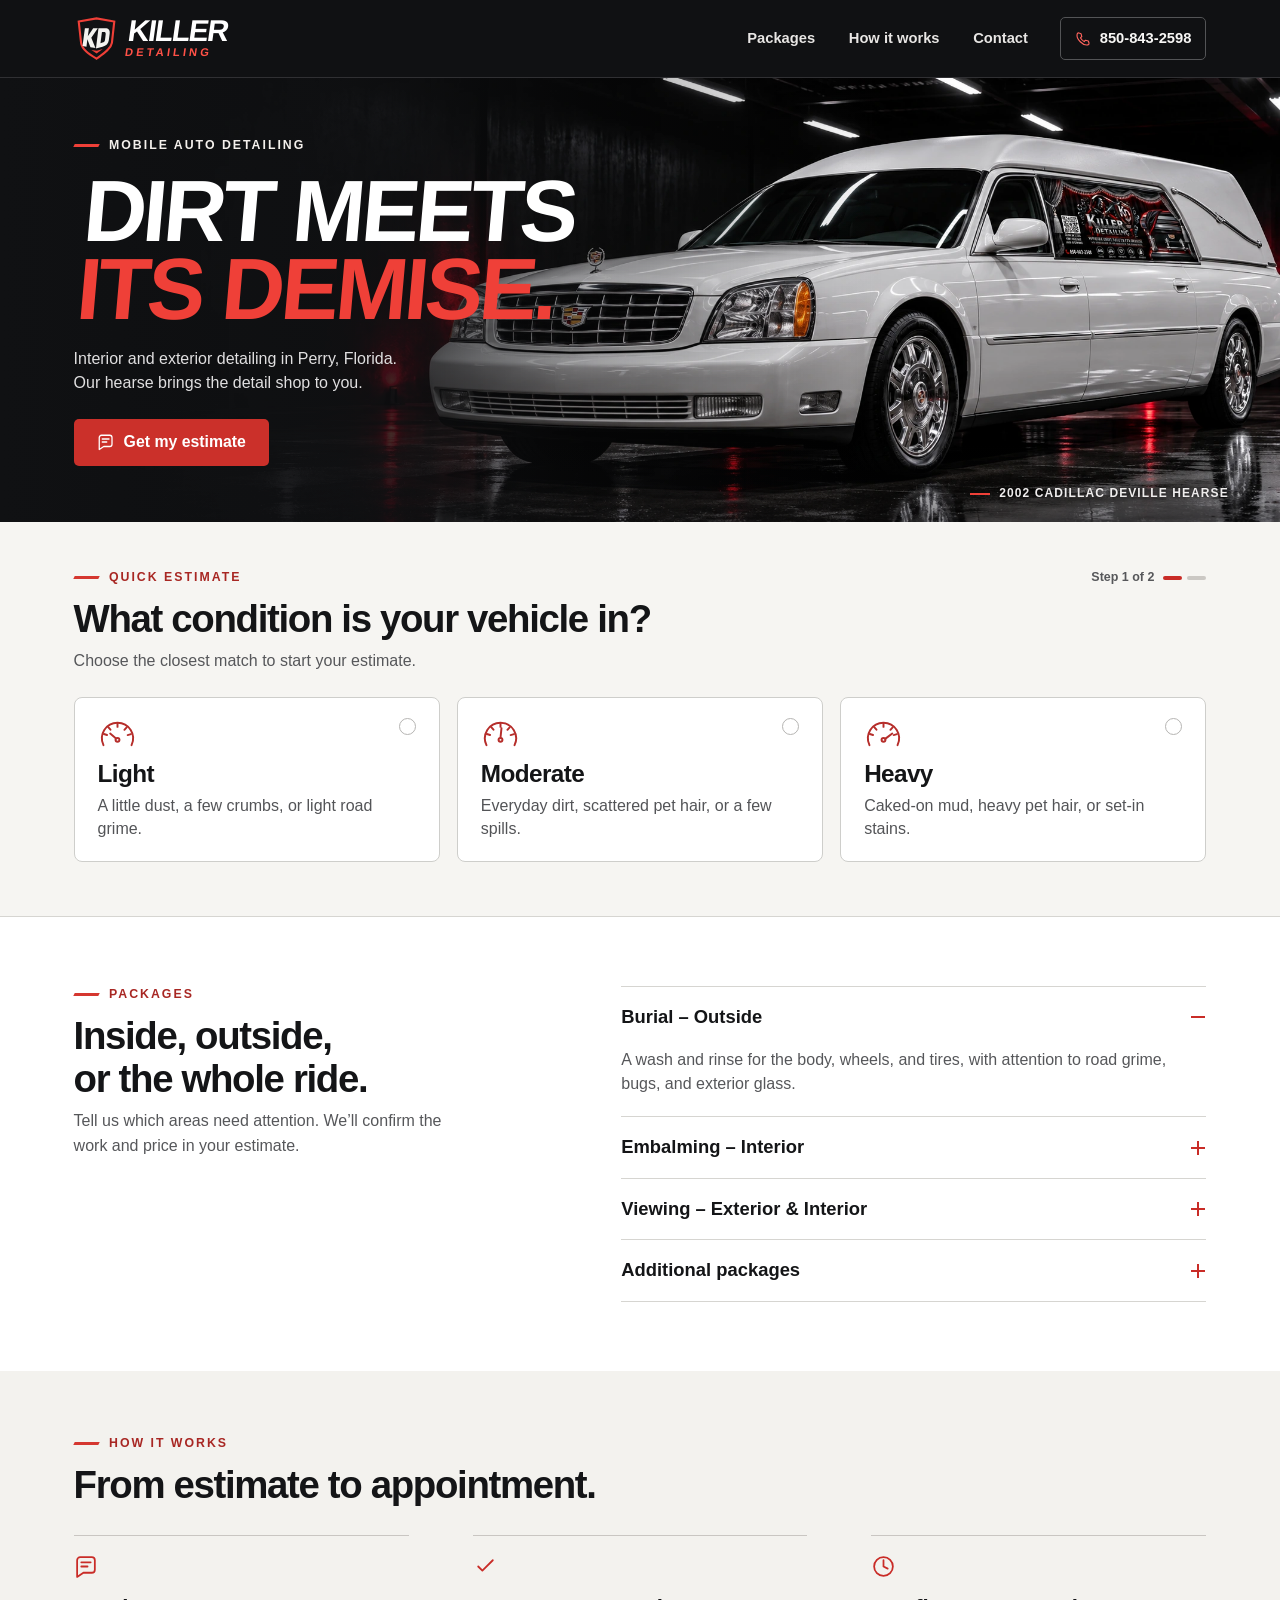
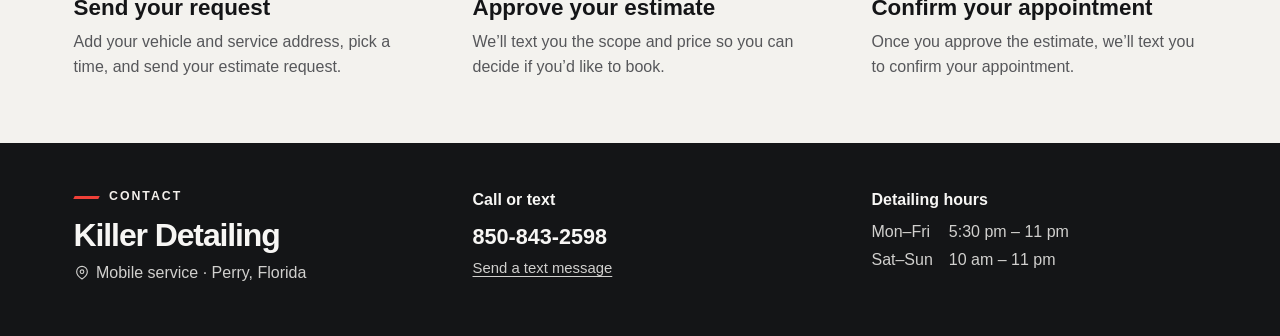
<file: index.html>
<!doctype html>
<html lang="en">
<head>
  <meta charset="utf-8">
  <meta name="viewport" content="width=device-width, initial-scale=1">
  <meta name="theme-color" content="#0d0e0f">
  <meta name="description" content="Mobile auto detailing in Perry, Florida. Choose your vehicle’s condition and text Killer Detailing for a personal estimate.">
  <title>Killer Detailing | Mobile Auto Detailing in Perry, FL</title>
  <link rel="icon" href="[data-uri]" type="image/svg+xml">

  <style>*{box-sizing:border-box}
:root{--ink:#141517;--paper:#f6f5f2;--red:#c92c27;--bright:#ef4038;--gray:#56575a;--line:#d6d5d1;--display:"Barlow Condensed","Arial Narrow",Impact,Haettenschweiler,"Arial Black",sans-serif;--body:"DM Sans",Arial,Helvetica,sans-serif}
html{scroll-behavior:smooth;scroll-padding-top:1rem}
body{margin:0;font:1rem/1.55 var(--body);color:var(--ink);background:white}
[hidden]{display:none!important}a{color:inherit}button,input,select,textarea{font:inherit}a,button{-webkit-tap-highlight-color:transparent}button{cursor:pointer}button:disabled{cursor:default}button:focus-visible,a:focus-visible,input:focus-visible,select:focus-visible,summary:focus-visible,textarea:focus-visible{outline:3px solid #1774b0;outline-offset:4px}h1,h2,h3,p{margin:0}h1,h2,h3{text-wrap:balance}h2:focus{outline:none}.wrap{width:min(1200px,calc(100% - clamp(38px,11.5vw,176px)));margin-inline:auto}.symbols{position:absolute;width:0;height:0;overflow:hidden}.icon,.gauge{fill:none;stroke:currentColor;stroke-width:1.7;stroke-linecap:round;stroke-linejoin:round;flex:none}.icon{width:21px;height:21px}.skip{position:fixed;top:-90px;left:1rem;padding:10px 15px;z-index:5;background:#fff}.skip:focus{top:10px}
.site-header{background:#101113;color:#f8f7f5;border-bottom:1px solid #303033}.header-inner{min-height:77px;display:flex;align-items:center;justify-content:space-between;gap:2rem}.brand{display:inline-flex;align-items:center;gap:8px;color:white;text-decoration:none}.brand img{width:45px;height:auto}.brand-words{display:flex;flex-direction:column;transform:skewX(-8deg)}.brand-words strong{font:900 1.88rem/.93 var(--display);letter-spacing:-1.5px}.brand-words>span{font:bold .70rem/1.4 var(--body);letter-spacing:3.05px;color:#ff5147}.main-nav{display:flex;gap:2.1rem;margin-left:auto}.main-nav a,.phone-link{font-size:.92rem;font-weight:650;text-decoration:none}.main-nav a{color:#e8e6e4}.main-nav a:hover,.footer-text:hover{color:#ff665c}.phone-link{display:flex;align-items:center;gap:.55rem;border:1px solid #535456;border-radius:5px;padding:9px 14px}.phone-link .icon{width:16px;height:16px;color:#ff655e}.phone-link:hover{background:#28282b}
.hero{position:relative;isolation:isolate;overflow:hidden;background:#111214;color:#fff}.hero-photo,.hero-shade{position:absolute;z-index:-1;inset:0}.hero-photo{left:7%;background:url('[data-uri]') center 57%/cover no-repeat}.hero-shade{background:linear-gradient(90deg,#101113 0%,rgba(15,16,18,.99) 11%,rgba(15,16,18,.90) 27%,rgba(15,16,18,.33) 46%,transparent 69%),linear-gradient(0deg,rgba(5,5,7,.5),transparent 18%)}.hero-content{padding-block:clamp(46px,4.6vw,76px) clamp(45px,4.4vw,72px)}.eyebrow{display:flex;align-items:center;gap:.65rem;color:#a82723;font-size:.77rem;font-weight:800;line-height:1.4;letter-spacing:2px;text-transform:uppercase}.eyebrow i{display:inline-block;width:25px;height:3px;background:#d53730;transform:skewX(-26deg)}.on-dark{color:#f4f0ec}.on-dark i{background:var(--bright)}.hero h1{font:900 clamp(4.2rem,6.8vw,6.7rem)/.9 var(--display);letter-spacing:-.042em;text-transform:uppercase;margin:1.14rem 0 1.1rem;transform:skew(-5deg);transform-origin:left bottom}.hero h1 em{color:var(--bright);font-style:normal}.hero-content p{color:#e0dfe0;font-size:clamp(1rem,1.15vw,1.14rem);line-height:1.53}.button{min-height:47px;display:inline-flex;align-items:center;justify-content:center;gap:9px;padding:12px 22px;border:1px solid transparent;border-radius:5px;font:700 .99rem/1.3 var(--body);text-decoration:none}.primary{background:var(--red);color:#fff}.primary:hover{background:#a72220}.hero .primary{margin-top:1.45rem;background:#cb302a}.hero .primary:hover{background:#ac201c}.button .icon{width:18px;height:18px}.photo-caption{position:absolute;right:4%;bottom:19px;display:flex;align-items:center;gap:9px;font-size:.75rem;font-weight:650;letter-spacing:1.1px;text-transform:uppercase;text-shadow:0 1px 5px #000;color:#efeded}.photo-caption i{width:20px;height:2px;background:var(--bright)}
h2{font:800 clamp(2rem,3vw,3.1rem)/1.1 var(--display);letter-spacing:-.035em}.estimate{background:var(--paper);padding:clamp(35px,3.6vw,56px) 0 clamp(40px,4.2vw,67px);border-bottom:1px solid var(--line)}.section-meta{display:flex;align-items:center;justify-content:space-between;gap:1rem;margin-bottom:.63rem}.step-indicator{display:flex;align-items:center;gap:5px;font-size:.78rem;color:var(--gray);font-weight:600}.step-indicator>span:first-child{margin-right:4px}.step-bar{height:4px;width:19px;border-radius:2px;background:#cbc8c4}.step-bar.active{background:var(--red)}.intro,.section-copy{color:var(--gray);margin:.6rem 0 0}.conditions{display:grid;grid-template-columns:repeat(3,minmax(0,1fr));gap:17px;margin-top:1.4rem}.condition{min-width:0;display:flex;flex-direction:column;align-items:stretch;text-align:left;color:var(--ink);padding:20px 23px 21px;background:#fff;border:1px solid #cececb;border-radius:8px;transition:background .18s,border-color .18s,transform .18s}.condition:hover,.condition.chosen{background:#fffaf8;border-color:var(--red)}.condition:hover{transform:translateY(-2px)}.card-top{display:flex;align-items:flex-start;justify-content:space-between;margin-bottom:8px}.gauge{width:39px;height:33px;color:#b62e2b;stroke-width:2}.radio-dot{width:17px;height:17px;border:1.5px solid #b6b5b3;border-radius:50%}.condition:hover .radio-dot,.chosen .radio-dot{border:5px solid var(--red)}.condition strong{font:800 clamp(1.4rem,1.9vw,1.85rem)/1.25 var(--display);letter-spacing:-.025em}.explain{margin-top:5px;color:#535457;font-size:1rem;line-height:1.45}
.selection-line,.submit-row{display:flex;align-items:center;gap:1rem}.selection-line{margin:.8rem 0 1.2rem;color:var(--gray)}.selection-line strong{color:var(--ink);margin-left:6px}.text-action{background:none;border:0;padding:5px 0;color:var(--red);font-weight:700;text-decoration:underline;text-underline-offset:3px}.form-grid{display:grid;grid-template-columns:repeat(2,minmax(0,1fr));gap:16px 24px;max-width:900px}.form-grid label{display:block;font-size:.94rem;font-weight:650}.form-grid input,.form-grid select,textarea{width:100%;padding:12px 14px;min-height:47px;border:1px solid #aaa9a7;border-radius:5px;background-color:white;color:var(--ink);font-size:1rem}.form-grid input,.form-grid select{display:block;margin-top:.3rem}.form-grid select{appearance:none;padding-right:42px;background-image:url("data:image/svg+xml,%3Csvg xmlns='http://www.w3.org/2000/svg' width='16' height='12'%3E%3Cpath d='m2 3 6 6 6-6' fill='none' stroke='%23555' stroke-width='2'/%3E%3C/svg%3E");background-position:right 14px center;background-repeat:no-repeat}.optional{color:var(--gray);font-weight:400}.submit-row{margin-top:1.5rem}.submit-row p,.copy-panel{font-size:.91rem;color:var(--gray)}.copy-panel{margin-top:1.2rem}.copy-panel summary{width:fit-content;cursor:pointer}.copy-panel p{margin-block:8px}.outline{border-color:#aaa;background:white;color:var(--ink)}textarea{display:block;max-width:650px;margin-top:1rem}.outline:hover{border-color:var(--ink)}#form-status:not(:empty){margin-top:1rem;font-weight:600}
.split{display:grid;grid-template-columns:minmax(0,.85fr) minmax(0,1.15fr);gap:clamp(45px,9vw,125px);padding-block:clamp(43px,5.4vw,86px)}.split h2,.process h2,footer h2{margin-top:.75rem}.section-copy{max-width:395px}.service-list details{border-bottom:1px solid var(--line)}.service-list details:first-child{border-top:1px solid var(--line)}.service-list summary{display:flex;justify-content:space-between;align-items:center;gap:18px;cursor:pointer;padding:16px 0;font-size:1.15rem;font-weight:700;list-style:none}.service-list summary::-webkit-details-marker{display:none}.plus{width:16px;height:16px;position:relative;flex-shrink:0}.plus:before,.plus:after{content:"";position:absolute;top:7px;left:1px;width:14px;height:2px;background:var(--red)}.plus:after{transform:rotate(90deg)}details[open] .plus:after{display:none}.service-list p{padding:0 20px 19px 0;color:var(--gray)}.process{background:#f3f2ee;padding-block:clamp(41px,5vw,72px)}.process-grid,.footer-grid{display:grid;grid-template-columns:repeat(3,minmax(0,1fr));gap:clamp(22px,5vw,75px)}.process-grid{margin-top:1.8rem}.process-grid article{border-top:1px solid #c9c6c2;padding-top:18px}.process-grid .icon{color:var(--red);width:25px;height:25px}.process-grid h3{font:800 1.4rem/1.2 var(--display);margin:.5rem 0}.process-grid p{color:var(--gray)}footer{background:#141517;color:#f7f6f4;padding:45px 0 50px}footer h2{font-size:2rem}footer p{display:flex;align-items:center;gap:.4rem;margin-top:.5rem;color:#d1d0ce}footer .icon{width:16px;height:16px}footer h3{font-size:1rem;margin-bottom:.4rem}.footer-phone{font-weight:750;font-size:1.35rem;text-decoration:none}.footer-text{color:#d1d0ce;display:block;width:fit-content;font-size:.93rem;margin-top:4px;text-underline-offset:3px}.hours{margin:0;display:grid;grid-template-columns:auto 1fr;gap:.25rem 1rem;color:#d1d0ce}.hours dd{margin:0}
@media(min-width:1600px){.hero{max-height:600px}.hero-photo{left:13%}}
@media(max-width:860px){.wrap{width:calc(100% - 54px)}.main-nav{gap:1.1rem}.hero-photo{left:0;background-position:55% center}.hero-shade{background:linear-gradient(90deg,#101113 0%,rgba(15,16,18,.94) 21%,rgba(15,16,18,.55) 46%,transparent 85%)}.photo-caption{display:none}.condition{padding:17px}.conditions{gap:12px}.split{gap:35px}.footer-grid{gap:25px}.footer-phone{font-size:1.15rem}}
@media(max-width:650px){.wrap{width:calc(100% - 36px)}.header-inner{min-height:65px;gap:.7rem}.brand img{width:38px}.brand-words strong{font-size:1.57rem}.brand-words>span{font-size:.61rem;letter-spacing:2.4px}.main-nav{display:none}.phone-link{font-size:.83rem;padding:8px 10px}.hero-content{padding-top:33px;padding-bottom:clamp(164px,37vw,235px)}.hero h1{font-size:clamp(3.55rem,12.6vw,5.55rem);margin:14px 0 12px}.hero-content p{max-width:370px;font-size:1rem;line-height:1.45}.hero .primary{margin-top:16px}.hero-photo{top:auto;left:0;height:48%;background-size:cover;background-position:70% 56%}.hero-shade{background:linear-gradient(180deg,#101113 0%,#101113 51%,rgba(16,17,19,.8) 58%,transparent 77%)}.eyebrow{font-size:.75rem;letter-spacing:1.6px}.estimate{padding-block:29px 35px}.section-meta{margin-bottom:10px}h2{font-size:2.05rem}.conditions{grid-template-columns:1fr;gap:9px;margin-top:16px}.condition{position:relative;display:grid;grid-template-columns:45px 1fr;column-gap:12px;padding:14px 39px 14px 15px}.card-top{grid-column:1;grid-row:1/3;align-items:center;margin:0}.radio-dot{position:absolute;right:14px;top:calc(50% - 8px)}.condition strong,.explain{grid-column:2}.condition strong{font-size:1.35rem}.explain{margin-top:2px}.gauge{width:35px}.split,.process-grid,.footer-grid,.form-grid{grid-template-columns:1fr}.split{gap:24px}.submit-row{align-items:flex-start;flex-direction:column;gap:9px}.process-grid{gap:20px}.footer-grid{gap:26px}.hours{grid-template-columns:70px 1fr}.section-copy{max-width:none}}
@media(prefers-reduced-motion:reduce){html{scroll-behavior:auto}*,*:before,*:after{transition:none!important}}

.request-section{border:0;padding:0;margin:1.6rem 0 0;min-width:0;max-width:900px}
.request-section legend{padding:0;margin:0 0 .7rem;font-size:1.22rem;font-weight:700}
.schedule-help,.schedule-status{color:var(--gray);line-height:1.5;font-size:.96rem}
.schedule-help{margin:0 0 .9rem}
.schedule-status:not(:empty){margin:.5rem 0}
.wide-field{grid-column:1/-1}
.state-zip{display:grid;grid-template-columns:minmax(70px,1fr) 2fr;gap:16px}
.flexible-time{display:flex;align-items:center;gap:.55rem;min-height:44px;width:fit-content;font-size:1rem;cursor:pointer}
.flexible-time input{width:18px;height:18px;accent-color:#a52424}
.form-grid input,.form-grid select{min-width:0}
.form-grid :disabled{background-color:#efefef;color:#595959}

</style>
  
</head>
<body>
  <a class="skip" href="#main">Skip to content</a>
  <svg class="symbols" aria-hidden="true" xmlns="http://www.w3.org/2000/svg">
    <symbol id="pin" viewBox="0 0 24 24"><path d="M20 10c0 5.5-8 11-8 11S4 15.5 4 10a8 8 0 1 1 16 0Z"/><circle cx="12" cy="10" r="2.7"/></symbol>
    <symbol id="phone" viewBox="0 0 24 24"><path d="m6 3 3 1 1.2 4.3-2.1 1.9a14 14 0 0 0 5.7 5.7l1.9-2.1L20 15l1 3c.3 1.2-.4 2.5-1.6 2.8C12 22.5 1.5 12 3.2 4.6 3.5 3.4 4.8 2.7 6 3Z"/></symbol>
    <symbol id="message" viewBox="0 0 24 24"><path d="M20 15a3 3 0 0 1-3 3H9l-6 4V6a3 3 0 0 1 3-3h11a3 3 0 0 1 3 3Z"/><path d="M7 8h9M7 12h6"/></symbol>
    <symbol id="dial" viewBox="0 0 40 33"><path d="M5.6 27.4a16 16 0 1 1 28.8 0"/><path d="m6 16 3.3 1m1.2-8 2.3 2.6M20 5v3.7m9.4.4-2.3 2.6m6.7 4.4-3.4 1"/><circle cx="20" cy="22" r="2"/></symbol>
    <symbol id="check" viewBox="0 0 24 24"><path d="m5 12 4 4L19 6"/></symbol>
    <symbol id="clock" viewBox="0 0 24 24"><circle cx="12" cy="12" r="9"/><path d="M12 6v6l4 2"/></symbol>
  </svg>
  <header class="site-header">
    <div class="wrap header-inner">
      <a class="brand" href="#top" aria-label="Killer Detailing home"><img src="[data-uri]" alt="" width="45" height="47"><span class="brand-words"><strong>KILLER</strong><span>DETAILING</span></span></a>
      <nav class="main-nav" aria-label="Main"><a href="#services">Packages</a><a href="#process">How it works</a><a href="#contact">Contact</a></nav>
      <a class="phone-link" href="tel:+18508432598"><svg class="icon"><use href="#phone"/></svg><span>850-843-2598</span></a>
    </div>
  </header>
  <main id="main">
    <section class="hero" id="top" aria-labelledby="hero-title">
      <div class="hero-photo" role="img" aria-label="White Cadillac DeVille hearse with the Killer Detailing driver-side window graphic in a detailing bay"></div>
      <div class="hero-shade"></div>
      <div class="wrap hero-content">
        <div class="eyebrow on-dark"><i></i>Mobile auto detailing</div>
        <h1 id="hero-title">Dirt meets<br><em>its demise.</em></h1>
        <p>Interior and exterior detailing in Perry, Florida.<br class="desktop-break"> Our hearse brings the detail shop to you.</p>
        <a class="button primary" href="#estimate"><svg class="icon"><use href="#message"/></svg>Get my estimate</a>
      </div>
      <div class="photo-caption"><i></i> 2002 Cadillac DeVille hearse</div>
    </section>
    <section class="estimate" id="estimate" aria-labelledby="estimate-title">
      <div class="wrap">
        <div class="section-meta"><div class="eyebrow"><i></i>Quick estimate</div><div class="step-indicator"><span id="step-label">Step 1 of 2</span><span class="step-bar active"></span><span id="second-bar" class="step-bar"></span></div></div>
        <div id="condition-step">
          <h2 id="estimate-title" tabindex="-1">What condition is your vehicle in?</h2>
          <p class="intro">Choose the closest match to start your estimate.</p>
          <div class="conditions" aria-label="Choose a vehicle condition">
            <button type="button" class="condition" data-level="Light"><span class="card-top"><svg class="gauge" viewBox="0 0 40 33"><use href="#dial"/><path d="m18.5 20.5-6-5"/></svg><span class="radio-dot"></span></span><strong>Light</strong><span class="explain">A little dust, a few crumbs, or light road grime.</span></button>
            <button type="button" class="condition" data-level="Moderate"><span class="card-top"><svg class="gauge" viewBox="0 0 40 33"><use href="#dial"/><path d="m20 20 1-10"/></svg><span class="radio-dot"></span></span><strong>Moderate</strong><span class="explain">Everyday dirt, scattered pet hair, or a few spills.</span></button>
            <button type="button" class="condition" data-level="Heavy"><span class="card-top"><svg class="gauge" viewBox="0 0 40 33"><use href="#dial"/><path d="m21.7 21 7.3-5.5"/></svg><span class="radio-dot"></span></span><strong>Heavy</strong><span class="explain">Caked-on mud, heavy pet hair, or set-in stains.</span></button>
          </div>
        </div>
        <div id="details-step" hidden>
          <h2 id="vehicle-title" tabindex="-1">Tell us about your vehicle.</h2>
          <div class="selection-line"><span>Vehicle condition <strong id="chosen-condition"></strong></span><button id="change-condition" type="button" class="text-action">Change</button></div>
          <form id="estimate-form"><label hidden>Website<input id="website" tabindex="-1" autocomplete="off"></label>
            <div class="form-grid">
              <label>Customer name<input id="customer-name" autocomplete="name" required maxlength="140"></label>
              <label>Email<input id="email" type="email" required maxlength="254" autocomplete="email"></label>
              <label>Phone<input id="customer-phone" type="tel" required maxlength="40" autocomplete="tel"></label>
              <label>Vehicle year<input id="year" required pattern="[0-9]{4}" maxlength="4" inputmode="numeric"></label>
              <label>Make<input id="make" required maxlength="80"></label>
              <label>Model<input id="model" required maxlength="80"></label>
              <label>Vehicle type<select id="vehicle-type" required><option value="">Choose a type</option><option>Car</option><option>SUV</option><option>Truck</option><option>Van</option><option>Other</option></select></label>
              <label>Package<select id="service">
                  <option>Help me choose</option>
                    <option>Burial – Outside</option>
                    <option>Embalming – Interior</option>
                    <option>Viewing – Exterior &amp; Interior</option>
                  <optgroup label="Additional packages">
                    <option>Resurrection</option>
                    <option>Exhumation</option>
                  </optgroup>
                </select></label>
              <label class="wide-field">Anything to focus on? <span class="optional">(optional)</span><input id="notes" maxlength="300" placeholder="e.g. Pet hair on the back seat"></label>
            </div>
            <fieldset class="request-section">
              <legend>Where will the vehicle be?</legend>
              <div class="form-grid">
                <label>Street address<input id="street" required maxlength="150" autocomplete="address-line1" placeholder="House number and street"></label>
                <label>Apartment, suite, or unit <span class="optional">(optional)</span><input id="unit" maxlength="40" autocomplete="address-line2"></label>
                <label>City<input id="city" required maxlength="80" autocomplete="address-level2"></label>
                <div class="state-zip">
                  <label>State<input id="state" required maxlength="2" minlength="2" pattern="[A-Za-z]{2}" title="Enter the two-letter state abbreviation" value="FL" autocomplete="address-level1"></label>
                  <label>ZIP code<input id="zip" required maxlength="10" pattern="[0-9]{5}(-[0-9]{4})?" title="Enter a five-digit ZIP code or ZIP+4" autocomplete="postal-code" inputmode="numeric"></label>
                </div>
              </div>
            </fieldset>
            <fieldset class="request-section">
              <legend>When would you like us to come?</legend>
              <p class="schedule-help">Choose a start time in Eastern time. We’ll confirm the time and length of the visit when you approve the estimate.</p>
              <div class="form-grid">
                <label>Preferred day<input id="visit-day" type="date" required></label>
                <label>Available start time<select id="visit-time" required disabled><option value="">Choose a day first</option></select></label>
              </div>
              <p id="schedule-status" class="schedule-status" role="status"></p>
              <button id="retry-times" type="button" class="text-action" hidden>Check times again</button>
              <label class="flexible-time"><input id="flexible-time" type="checkbox"> Arrange a time with me by text</label>
            </fieldset>
            <div class="submit-row"><button type="submit" class="button primary"><svg class="icon"><use href="#message"/></svg>Send estimate request</button><p>We’ll review your request and contact you with an estimate.</p></div>
            <details class="copy-panel"><summary>Sending from a computer?</summary><p>Copy your request and text it to <a href="tel:+18508432598">850-843-2598</a>.</p><button type="button" id="copy-request" class="button outline">Copy request</button><textarea id="message-preview" aria-label="Estimate request to copy" rows="5" readonly hidden></textarea></details>
            <p id="form-status" role="status" aria-live="polite"></p>
          </form>
        </div>
        <noscript><p>Text your vehicle, its condition, and the service you want to <a href="sms:+18508432598">850-843-2598</a> for an estimate.</p></noscript>
      </div>
    </section>
    <section class="wrap services split" id="services" aria-labelledby="services-title">
      <div><div class="eyebrow"><i></i>Packages</div><h2 id="services-title">Inside, outside,<br>or the whole ride.</h2><p class="section-copy">Tell us which areas need attention. We’ll confirm the work and price in your estimate.</p></div>
      <div class="service-list">
        <details open><summary>Burial – Outside<span class="plus" aria-hidden="true"></span></summary><p>A wash and rinse for the body, wheels, and tires, with attention to road grime, bugs, and exterior glass.</p></details>
        <details><summary>Embalming – Interior<span class="plus" aria-hidden="true"></span></summary><p>Vacuum seats, floors, and mats. Wipe down the dash, console, and door panels, and clean the inside glass. Flag pet hair or spills when you request your estimate.</p></details>
        <details><summary>Viewing – Exterior &amp; Interior<span class="plus" aria-hidden="true"></span></summary><p>Pair an exterior wash with an interior clean in the same visit. Mention the trunk, hatch, or truck bed if you want it included.</p></details>
        <details><summary>Additional packages<span class="plus" aria-hidden="true"></span></summary><p>Ask about Resurrection or Exhumation by name. Select your package in the estimate form and we’ll confirm the details with you.</p></details>
      </div>
    </section>
    <section class="process" id="process" aria-labelledby="process-title"><div class="wrap"><div class="eyebrow"><i></i>How it works</div><h2 id="process-title">From estimate to appointment.</h2><div class="process-grid">
      <article><svg class="icon"><use href="#message"/></svg><h3>Send your request</h3><p>Add your vehicle and service address, pick a time, and send your estimate request.</p></article>
      <article><svg class="icon"><use href="#check"/></svg><h3>Approve your estimate</h3><p>We’ll text you the scope and price so you can decide if you’d like to book.</p></article>
      <article><svg class="icon"><use href="#clock"/></svg><h3>Confirm your appointment</h3><p>Once you approve the estimate, we’ll text you to confirm your appointment.</p></article>
    </div></div></section>
  </main>
  <footer id="contact"><div class="wrap footer-grid"><div><div class="eyebrow on-dark"><i></i>Contact</div><h2>Killer Detailing</h2><p><svg class="icon"><use href="#pin"/></svg>Mobile service · Perry, Florida</p></div><div><h3>Call or text</h3><a class="footer-phone" href="tel:+18508432598">850-843-2598</a><a class="footer-text" href="sms:+18508432598">Send a text message</a></div><div><h3>Detailing hours</h3><dl class="hours"><dt>Mon–Fri</dt><dd>5:30 pm – 11 pm</dd><dt>Sat–Sun</dt><dd>10 am – 11 pm</dd></dl></div></div></footer>
<script>"use strict";

const firstStep = document.getElementById("condition-step");
const detailsStep = document.getElementById("details-step");
const form = document.getElementById("estimate-form");
const levelButtons = [...document.querySelectorAll("[data-level]")];
const statusMessage = document.getElementById("form-status");
const preview = document.getElementById("message-preview");
let condition = "";
const dayField = document.getElementById("visit-day");
const timeField = document.getElementById("visit-time");
const flexible = document.getElementById("flexible-time");
const scheduleStatus = document.getElementById("schedule-status");
const retryTimes = document.getElementById("retry-times");
const zone = "America/New_York";
const easternDate = new Intl.DateTimeFormat("en-CA", {timeZone:zone, year:"numeric", month:"2-digit", day:"2-digit"});
const easternTime = new Intl.DateTimeFormat("en-US", {timeZone:zone, hour:"numeric", minute:"2-digit"});
const appointmentLabel = new Intl.DateTimeFormat("en-US", {
  timeZone:zone, weekday:"short", month:"short", day:"numeric", year:"numeric", hour:"numeric", minute:"2-digit",
});
let calendarVersion = 0;
let checkedAt = 0;

function setDateRange() {
  const today = easternDate.format(new Date());
  const last = new Date(today + "T12:00:00Z");
  last.setUTCDate(last.getUTCDate() + 60);
  dayField.min = today;
  dayField.max = last.toISOString().slice(0,10);
}

async function loadTimes(previous = "") {
  const version = ++calendarVersion;
  const date = dayField.value;
  checkedAt = 0;
  retryTimes.hidden = true;
  scheduleStatus.textContent = "";
  timeField.disabled = true;
  timeField.replaceChildren(new Option("Choose a day first", ""));
  if (flexible.checked || !date || !dayField.validity.valid) return;
  timeField.replaceChildren(new Option("Checking times…", ""));
  scheduleStatus.textContent = "Checking the booking calendar…";
  try {
    const response = await fetch("/request-times?date=" + encodeURIComponent(date), {cache:"no-store"});
    if (!response.ok) throw new Error("Calendar unavailable");
    const data = await response.json();
    if (version !== calendarVersion) return;
    if (data.date !== date || !Array.isArray(data.times)) throw new Error("Invalid calendar response");
    const times = data.times.filter(start => Date.parse(start) > Date.now());
    checkedAt = Date.now();
    timeField.replaceChildren(new Option(times.length ? "Choose a start time" : "No openings", ""));
    for (const start of times) timeField.add(new Option(easternTime.format(new Date(start)), start));
    timeField.disabled = !times.length;
    if (previous && times.includes(previous)) timeField.value = previous;
    scheduleStatus.textContent = !times.length ? "No openings for this day. Try another day or arrange a time by text." :
      previous && !timeField.value ? "That time is no longer available. Choose another start time." :
      times.length + (times.length === 1 ? " start time available." : " start times available.");
  } catch {
    if (version !== calendarVersion) return;
    timeField.replaceChildren(new Option("Times unavailable", ""));
    scheduleStatus.textContent = "We couldn’t check the calendar. Try again or arrange a time by text.";
    retryTimes.hidden = false;
  }
}

setDateRange();
dayField.addEventListener("change", () => loadTimes());
retryTimes.addEventListener("click", () => loadTimes());
flexible.addEventListener("change", () => {
  dayField.disabled = flexible.checked;
  loadTimes();
});
document.addEventListener("visibilitychange", () => {
  if (document.hidden) return;
  setDateRange();
  if (!detailsStep.hidden && dayField.value && !flexible.checked) loadTimes(timeField.value);
});

function showStep(showDetails) {
  firstStep.hidden = showDetails;
  detailsStep.hidden = !showDetails;
  document.getElementById("step-label").textContent = showDetails ? "Step 2 of 2" : "Step 1 of 2";
  document.getElementById("second-bar").classList.toggle("active", showDetails);
  document.getElementById("estimate").setAttribute("aria-labelledby", showDetails ? "vehicle-title" : "estimate-title");
  const heading = document.getElementById(showDetails ? "vehicle-title" : "estimate-title");
  heading.focus({preventScroll:true});
  if (heading.getBoundingClientRect().top < 0 || heading.getBoundingClientRect().top > window.innerHeight / 2) {
    document.getElementById("estimate").scrollIntoView({block:"start"});
  }
}

levelButtons.forEach(button => {
  button.addEventListener("click", () => {
    condition = button.dataset.level;
    levelButtons.forEach(option => option.classList.toggle("chosen", option === button));
    document.getElementById("chosen-condition").textContent = condition;
    clearFeedback();
    showStep(true);
  });
});

document.getElementById("change-condition").addEventListener("click", () => {
  showStep(false);
  levelButtons.find(button => button.dataset.level === condition)?.focus({preventScroll:true});
});

function clearFeedback() {
  statusMessage.textContent = "";
  preview.hidden = true;
}

function fieldValue(id) {
  return document.getElementById(id).value.trim();
}

function serviceAddress() {
  return [fieldValue("street"), fieldValue("unit"), fieldValue("city"), fieldValue("state").toUpperCase() + " " + fieldValue("zip")].filter(Boolean).join(", ");
}

function requestText() {
  const value = fieldValue;
  const lines = [
    "Hi Killer Detailing! I’d like an estimate.",
    "Customer name: " + value("customer-name"),
    "Vehicle: " + [value("year"), value("make"), value("model"), value("vehicle-type")].join(" "),
    "Condition: " + condition,
    "Service address: " + serviceAddress(),
    "Requested appointment: " + (flexible.checked ? "Arrange by text" : appointmentLabel.format(new Date(timeField.value)) + " Eastern"),
    "Package: " + value("service")
  ];
  if (value("notes")) lines.push("Focus areas: " + value("notes"));
  return lines.join("\n");
}

function validateRequest() {
  for (const id of ["customer-name", "email", "customer-phone", "year", "make", "model", "vehicle-type", "street", "city", "state", "zip"]) {
    const input = document.getElementById(id);
    input.setCustomValidity(input.value.trim() ? "" : "Please fill in this field.");
  }
  setDateRange();
  if (!form.reportValidity()) return false;
  if (!flexible.checked && (!timeField.value || timeField.disabled)) {
    statusMessage.textContent = "Choose an available day and time or select “Arrange a time with me by text.”";
    dayField.focus();
    return false;
  }
  if (!flexible.checked && (Date.now() - checkedAt > 60000 || Date.parse(timeField.value) <= Date.now())) {
    loadTimes(timeField.value);
    statusMessage.textContent = "Refreshing your start time. Review it, then try again.";
    return false;
  }
  return true;
}

form.addEventListener("input", event => {
  event.target.setCustomValidity?.("");
  clearFeedback();
});

form.addEventListener("submit", async event => {
  event.preventDefault();
  const submitButton = form.querySelector('[type="submit"]');
  if (submitButton.disabled || !validateRequest()) return;
  const data = new FormData();
  const fields = { name: "customer-name", email: "email", phone: "customer-phone", year: "year", make: "make", model: "model", vehicleType: "vehicle-type", website: "website" };
  for (const [field, id] of Object.entries(fields)) data.set(field, fieldValue(id));
  data.set("services", fieldValue("service").split(" – ")[0]);
  data.set("serviceAddress", serviceAddress());
  if (!flexible.checked) data.set("preferredDate", dayField.value);
  data.set("condition", requestText());
  submitButton.disabled = true;
  statusMessage.textContent = "Sending your estimate request…";
  try {
    const response = await fetch("/api/requests", { method: "POST", body: data, credentials: "same-origin" });
    const result = await response.json();
    if (!response.ok || !result.ok) throw new Error(result.error || "Please try again.");
    statusMessage.textContent = "Estimate request received. We’ll contact you after reviewing it.";
    form.addEventListener("input", () => { submitButton.disabled = false; }, { once: true });
  } catch {
    submitButton.disabled = false;
    statusMessage.textContent = "We couldn’t confirm your request. Try again or use the copy option to text us.";
  }
});

document.getElementById("copy-request").addEventListener("click", async () => {
  if (!validateRequest()) return;
  const message = requestText();
  try {
    await navigator.clipboard.writeText(message);
    statusMessage.textContent = "Copied. Text your request to 850-843-2598.";
  } catch {
    preview.value = message;
    preview.hidden = false;
    preview.focus();
    preview.select();
    statusMessage.textContent = "Copy the selected message and text it to 850-843-2598.";
  }
});
</script>
</body>
</html>
</file>
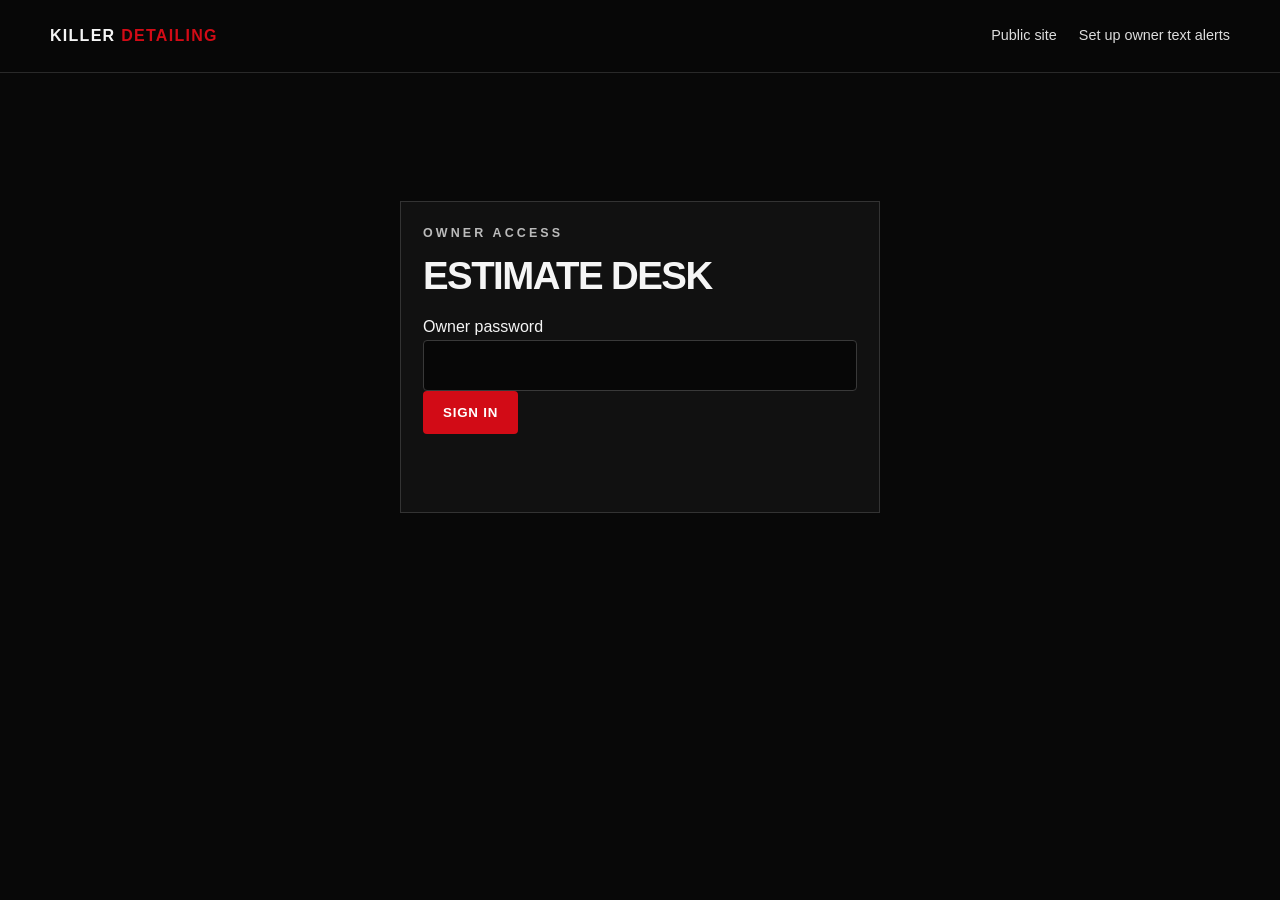
<file: admin.html>
<!doctype html>
<html lang="en">
<head>
  <meta charset="utf-8">
  <meta name="viewport" content="width=device-width, initial-scale=1">
  <meta name="robots" content="noindex, nofollow">
  <meta name="theme-color" content="#080808">
  <meta name="apple-mobile-web-app-capable" content="yes">
  <meta name="apple-mobile-web-app-status-bar-style" content="black-translucent">
  <meta name="apple-mobile-web-app-title" content="Killer Detail">
  <link rel="manifest" href="/manifest.webmanifest">
  <link rel="icon" href="/app-icon.svg" type="image/svg+xml">
  <link rel="apple-touch-icon" href="/app-icon-180.png">
  <title>Killer Detailing Owner App</title>
  <link rel="stylesheet" href="style.css">
  <style>
    .admin-wrap{max-width:1050px;margin:0 auto;padding:38px 20px}.admin-head{display:flex;justify-content:space-between;align-items:center;gap:16px;margin-bottom:20px}.admin-head-actions{display:flex;align-items:center;gap:10px}.admin-panel,.request-card{background:#111;border:1px solid #333;padding:22px;margin:18px 0}.request-card h2{font-size:1.4rem}.request-meta{color:#bbb}.request-photos{display:flex;gap:10px;flex-wrap:wrap}.request-photos img{width:150px;height:110px;object-fit:cover;border:1px solid #444}.admin-form{display:grid;grid-template-columns:1fr 1fr;gap:12px;margin-top:18px}.admin-form textarea{grid-column:1/-1}.admin-form button{grid-column:1/-1}.admin-status{color:#f3c5c7;min-height:1.5em}.request-card details{margin-top:14px}.logout{background:transparent;border:1px solid #666;color:#fff;padding:10px 14px;cursor:pointer}.estimate-link{overflow-wrap:anywhere;color:#ff777d}.login-box{max-width:480px;margin:10vh auto}.login-box label{display:grid;gap:8px}.request-card pre{white-space:pre-wrap;overflow-wrap:anywhere;color:#ddd;font:inherit}.admin-hint{color:#999;font-size:.9rem}.admin-filter{display:flex;align-items:center;gap:12px;flex-wrap:wrap}.admin-filter select,.reschedule-panel input,.reschedule-panel select{min-height:42px;background:#181818;color:#fff;border:1px solid #555;padding:8px}.appointment-actions,.reschedule-panel{display:flex;gap:10px;align-items:center;flex-wrap:wrap;margin:16px 0}.reschedule-panel[hidden]{display:none}.reschedule-panel p{flex-basis:100%;margin:0}.install-help{margin:14px 0 22px;color:#bbb;font-size:.9rem}.install-help summary{color:#fff;cursor:pointer;font-weight:700}.install-help p{margin:8px 0}.admin-views{display:flex;gap:8px;border-bottom:1px solid #333;margin:22px 0}.admin-views button{background:transparent;color:#bbb;border:0;border-bottom:3px solid transparent;padding:12px 16px;font:inherit;font-weight:800;cursor:pointer}.admin-views button[aria-pressed="true"]{color:#fff;border-bottom-color:var(--red)}.calendar-panel{background:#111;border:1px solid #333;padding:20px;margin:18px 0}.calendar-toolbar{display:flex;align-items:center;justify-content:space-between;gap:18px;flex-wrap:wrap}.calendar-toolbar h2{font-size:1.7rem;margin:0}.calendar-controls{display:flex;align-items:center;gap:8px;flex-wrap:wrap}.calendar-controls button{background:#191919;color:#fff;border:1px solid #555;min-height:40px;padding:8px 12px;cursor:pointer}.calendar-controls strong{min-width:140px;text-align:center}.calendar-note{color:#aaa;font-size:.9rem;margin:14px 0}.calendar-weekdays,.calendar-grid{display:grid;grid-template-columns:repeat(7,minmax(0,1fr));gap:5px}.calendar-weekday{text-align:center;color:#aaa;font-size:.78rem;font-weight:700;padding:7px 2px}.calendar-day{display:flex;flex-direction:column;align-items:flex-start;gap:5px;min-width:0;min-height:96px;padding:8px;background:#090909;color:#fff;border:1px solid #292929;text-align:left;cursor:pointer}.calendar-day:hover,.calendar-day.is-selected{border-color:var(--red);background:#1a0d0e}.calendar-day.is-outside-month{color:#777;background:#0d0d0d}.calendar-day-number{font-weight:800}.calendar-day-count{font-size:.7rem;color:#ff9ca0}.calendar-day-events{display:grid;gap:3px;width:100%;overflow:hidden}.calendar-day-event{display:block;overflow:hidden;text-overflow:ellipsis;white-space:nowrap;color:#ddd;font-size:.68rem}.calendar-agenda{margin-top:22px;border-top:1px solid #333;padding-top:18px}.calendar-agenda h3{margin:0 0 14px;font-size:1.25rem}.calendar-event{border:1px solid #333;background:#0a0a0a;padding:16px;margin:10px 0}.calendar-event-head{display:flex;justify-content:space-between;align-items:flex-start;gap:12px}.calendar-event h4{margin:0;font-size:1.05rem}.calendar-event p{margin:7px 0;color:#bbb}.calendar-event a{color:#ff9ca0;text-decoration:underline}.calendar-event .calendar-event-time{color:#fff;font-weight:800}.calendar-manage{margin-top:10px}.calendar-manage .request-card{margin:12px 0 0}.calendar-empty{padding:14px;border:1px dashed #444;color:#aaa}.owner-app-footer{margin:25px 0;color:#888;font-size:.8rem}.owner-app-footer a{color:#ddd;text-decoration:underline}
    @media(max-width:700px){.admin-wrap{padding:24px 14px}.admin-head{align-items:flex-start}.admin-head-actions{flex-direction:column-reverse;align-items:stretch}.calendar-panel{padding:12px}.calendar-day{min-height:64px;padding:5px;align-items:center}.calendar-day-events{display:none}.calendar-day-count{font-size:.62rem}.calendar-weekday{font-size:.68rem}.calendar-controls{width:100%;justify-content:space-between}.calendar-controls strong{min-width:0}.calendar-toolbar h2{font-size:1.4rem}}
    @media(max-width:600px){.admin-form{grid-template-columns:1fr}.admin-form textarea,.admin-form button{grid-column:auto}.admin-head h1{font-size:1.8rem!important}.logout{padding:9px 10px;font-size:.8rem}.calendar-grid,.calendar-weekdays{gap:3px}.calendar-day{min-height:56px}.calendar-day-count{font-size:.58rem}.calendar-event{padding:12px}}
  </style>
  <style>
    .calendar-day{align-items:stretch;cursor:default}
    .calendar-date-button{display:flex;align-items:center;justify-content:space-between;gap:4px;width:100%;padding:0;border:0;background:transparent;color:inherit;font:inherit;text-align:left;cursor:pointer}
    .calendar-day-event{width:100%;padding:3px 5px;border:0;border-radius:3px;background:#1a1a1a;color:#eee;text-align:left;cursor:pointer}
    .calendar-day-event:hover,.calendar-day-event:focus-visible{background:#351316;color:#fff}
    .calendar-day-event:focus-visible,.calendar-date-button:focus-visible{outline:2px solid #ff777d;outline-offset:2px}
    .calendar-event{scroll-margin-top:90px}
    @media(max-width:700px){.calendar-day{align-items:stretch}.calendar-date-button{flex-direction:column;justify-content:center}.calendar-day-events{display:none}}
  </style>
</head>
<body>
  <header class="site-header"><div class="wrap nav"><a class="brand" href="/">KILLER <span>DETAILING</span></a><nav aria-label="Owner navigation"><a href="/">Public site</a><a href="/sms-opt-in.html">Set up owner text alerts</a></nav></div></header>
  <main class="admin-wrap">
    <section id="login-panel" class="admin-panel login-box">
      <p class="eyebrow">OWNER ACCESS</p><h1 style="font-size:2.4rem">ESTIMATE DESK</h1>
      <form id="login-form"><label for="owner-password">Owner password</label><input id="owner-password" type="password" autocomplete="current-password" required><button class="button button-red" type="submit">SIGN IN</button><p id="login-message" class="admin-status" role="status"></p></form>
    </section>
    <section id="desk" hidden>
      <div class="admin-head"><div><p class="eyebrow">PRIVATE OWNER AREA</p><h1 style="font-size:2.4rem;margin:0">KILLER DETAILING</h1></div><div class="admin-head-actions"><button id="install-app" class="logout" type="button" hidden>Install app</button><button id="logout" class="logout" type="button">Sign out</button></div></div>
      <p class="admin-hint">Your appointment calendar and customer requests are together here. Confirmed appointments appear on the calendar with customer contact, address, vehicle, services, and payment details.</p>
      <details class="install-help"><summary>Install this owner app on your phone</summary><p><strong>iPhone:</strong> open this page in Safari, tap Share, then choose Add to Home Screen.</p><p><strong>Android:</strong> open this page in Chrome and tap Install app or Add to Home screen.</p></details>
      <p id="desk-message" class="admin-status" role="status"></p>
      <div class="admin-views" aria-label="Owner app sections">
        <button type="button" data-view="calendar" aria-pressed="true">Calendar</button>
        <button type="button" data-view="appointments" aria-pressed="false">Requests &amp; appointments</button>
      </div>
      <section id="calendar-view" class="calendar-panel" aria-label="Appointment calendar">
        <div class="calendar-toolbar"><h2>Appointment calendar</h2><div class="calendar-controls"><button id="calendar-prev" type="button" aria-label="Previous month">‹</button><strong id="calendar-month"></strong><button id="calendar-next" type="button" aria-label="Next month">›</button><button id="calendar-today" type="button">Today</button></div></div>
        <p class="calendar-note">Confirmed and completed website appointments are shown here. Other events stay in iCloud and still block customer booking times.</p>
        <p id="calendar-message" class="admin-status" role="status"></p>
        <div class="calendar-weekdays" aria-hidden="true"><span class="calendar-weekday">Sun</span><span class="calendar-weekday">Mon</span><span class="calendar-weekday">Tue</span><span class="calendar-weekday">Wed</span><span class="calendar-weekday">Thu</span><span class="calendar-weekday">Fri</span><span class="calendar-weekday">Sat</span></div>
        <div id="calendar-grid" class="calendar-grid" role="group" aria-label="Choose a day"></div>
        <div id="calendar-agenda" class="calendar-agenda" aria-live="polite"></div>
      </section>
      <section id="appointments-view" hidden>
      <label class="admin-filter" for="status-filter">Show appointments
        <select id="status-filter">
          <option value="all">All statuses</option>
          <option value="pending">New requests</option>
          <option value="estimate_sent">Waiting for customer</option>
          <option value="accepted">Accepted / choosing time</option>
          <option value="booked">Confirmed</option>
          <option value="completed">Completed</option>
          <option value="cancelled">Cancelled</option>
          <option value="declined">Declined</option>
        </select>
      </label>
      <div id="requests"></div>
      </section>
      <p class="owner-app-footer">This private app requires an internet connection to load live bookings. <a href="/">Open public website</a></p>
    </section>
  </main>
  <script src="admin.js?v=20261108-event-jump"></script>
</body>
</html>
</file>
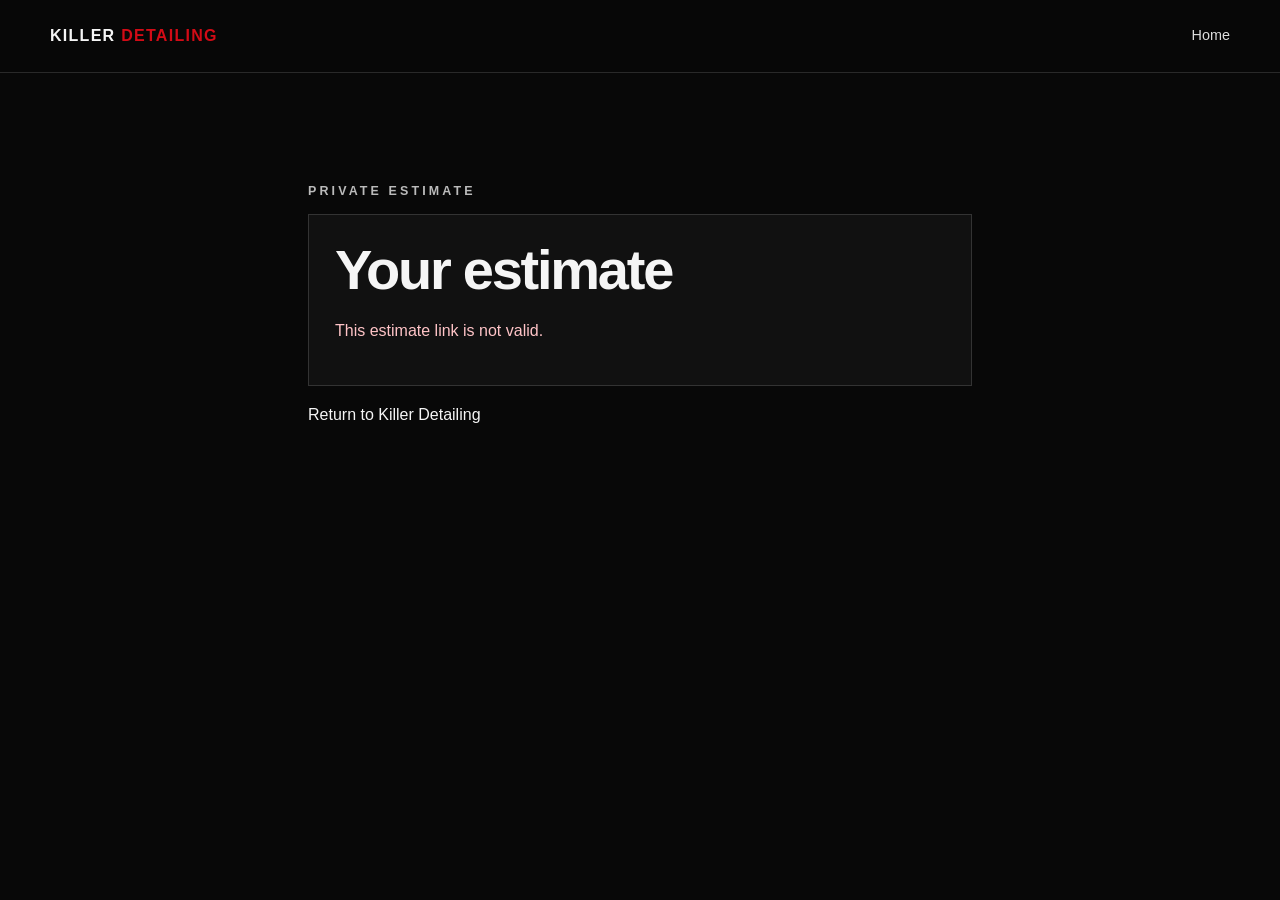
<file: estimate.html>
<!doctype html>
<html lang="en">
<head>
  <meta charset="utf-8">
  <meta name="viewport" content="width=device-width, initial-scale=1">
  <meta name="robots" content="noindex, nofollow">
  <meta name="theme-color" content="#080808">
  <title>Your Estimate | Killer Detailing LLC</title>
  <link rel="stylesheet" href="style.css">
  <style>
    .estimate-page{max-width:720px;margin:9vh auto;padding:28px}
    .estimate-box{padding:26px;border:1px solid #333;background:#111}
    .estimate-total{font-size:2.2rem;font-weight:900;color:#fff}
    .estimate-message{min-height:1.5em;color:#ffc4c7}
    .estimate-actions{display:flex;gap:12px;flex-wrap:wrap;margin-top:24px}
    .estimate-summary{color:#bbb}
    .deposit-panel{margin-top:25px;padding:18px;border-left:3px solid var(--red);background:#090909}
    .cash-panel{margin-top:16px;padding:18px;border-left:3px solid #66a889;background:#090909}
    .estimate-page h1{font-size:clamp(2.2rem,8vw,3.5rem)}
    .appointment-picker{margin-top:20px;padding:18px;border:1px solid #333;background:#090909}
    .appointment-picker label{display:block;margin:12px 0 6px}
    .appointment-picker select,.appointment-picker input{width:100%;padding:12px;background:#151515;color:#fff;border:1px solid #555}
    #estimate-details[hidden],#deposit-panel[hidden],#cash-panel[hidden],#accept-estimate[hidden],#pay-deposit[hidden],#confirm-cash[hidden],#appointment-picker[hidden],#choose-appointment[hidden],#change-appointment[hidden]{display:none!important}
  </style>
</head>
<body>
  <header class="site-header"><div class="wrap nav"><a class="brand" href="/">KILLER <span>DETAILING</span></a><nav aria-label="Main navigation"><a href="/">Home</a></nav></div></header>
  <main class="estimate-page"><p class="eyebrow">PRIVATE ESTIMATE</p><section id="estimate-box" class="estimate-box"><h1>Your estimate</h1><p id="estimate-message" class="estimate-message" role="status" aria-live="polite">Loading your estimate…</p><div id="estimate-details" hidden><p id="customer-line"></p><p id="vehicle-line" class="estimate-summary"></p><p id="services-line" class="estimate-summary"></p><p id="addons-line" class="estimate-summary"></p><p id="appointment-line" class="estimate-summary"></p><button id="change-appointment" type="button" class="logout" hidden>Choose a different time</button><p id="address-line" class="estimate-summary"></p><p id="note-line" class="estimate-summary"></p><p id="total-line" class="estimate-total"></p><section id="appointment-picker" class="appointment-picker" hidden><h2>Choose an appointment time</h2><p>Times are shown in Eastern Time. Your appointment is confirmed after you choose cash or complete the online deposit.</p><label for="appointment-date">Date</label><input id="appointment-date" type="date"><label for="appointment-time">Available start times</label><select id="appointment-time"><option value="">Choose a date to see openings</option></select><div class="estimate-actions"><button id="choose-appointment" class="button button-red" type="button" hidden>SELECT THIS TIME</button></div><p id="slot-message" role="status" aria-live="polite"></p></section><div id="deposit-panel" class="deposit-panel" hidden><strong id="deposit-line"></strong><p>Pay this 25% deposit online with Stripe to confirm the appointment.</p></div><div id="cash-panel" class="cash-panel" hidden><strong id="cash-line"></strong><p>No deposit is due for cash bookings. The full estimate is due in cash at the appointment.</p></div><div class="estimate-actions"><button id="accept-estimate" class="button button-red" type="button" hidden>ACCEPT ESTIMATE</button><button id="pay-deposit" class="button button-red" type="button" hidden>PAY 25% DEPOSIT ONLINE</button><button id="confirm-cash" class="button" type="button" hidden>CONFIRM APPOINTMENT — PAY CASH</button></div></div></section><p><a href="/">Return to Killer Detailing</a></p></main>
  <script src="estimate.js?v=20261103-slots"></script>
</body>
</html>
</file>
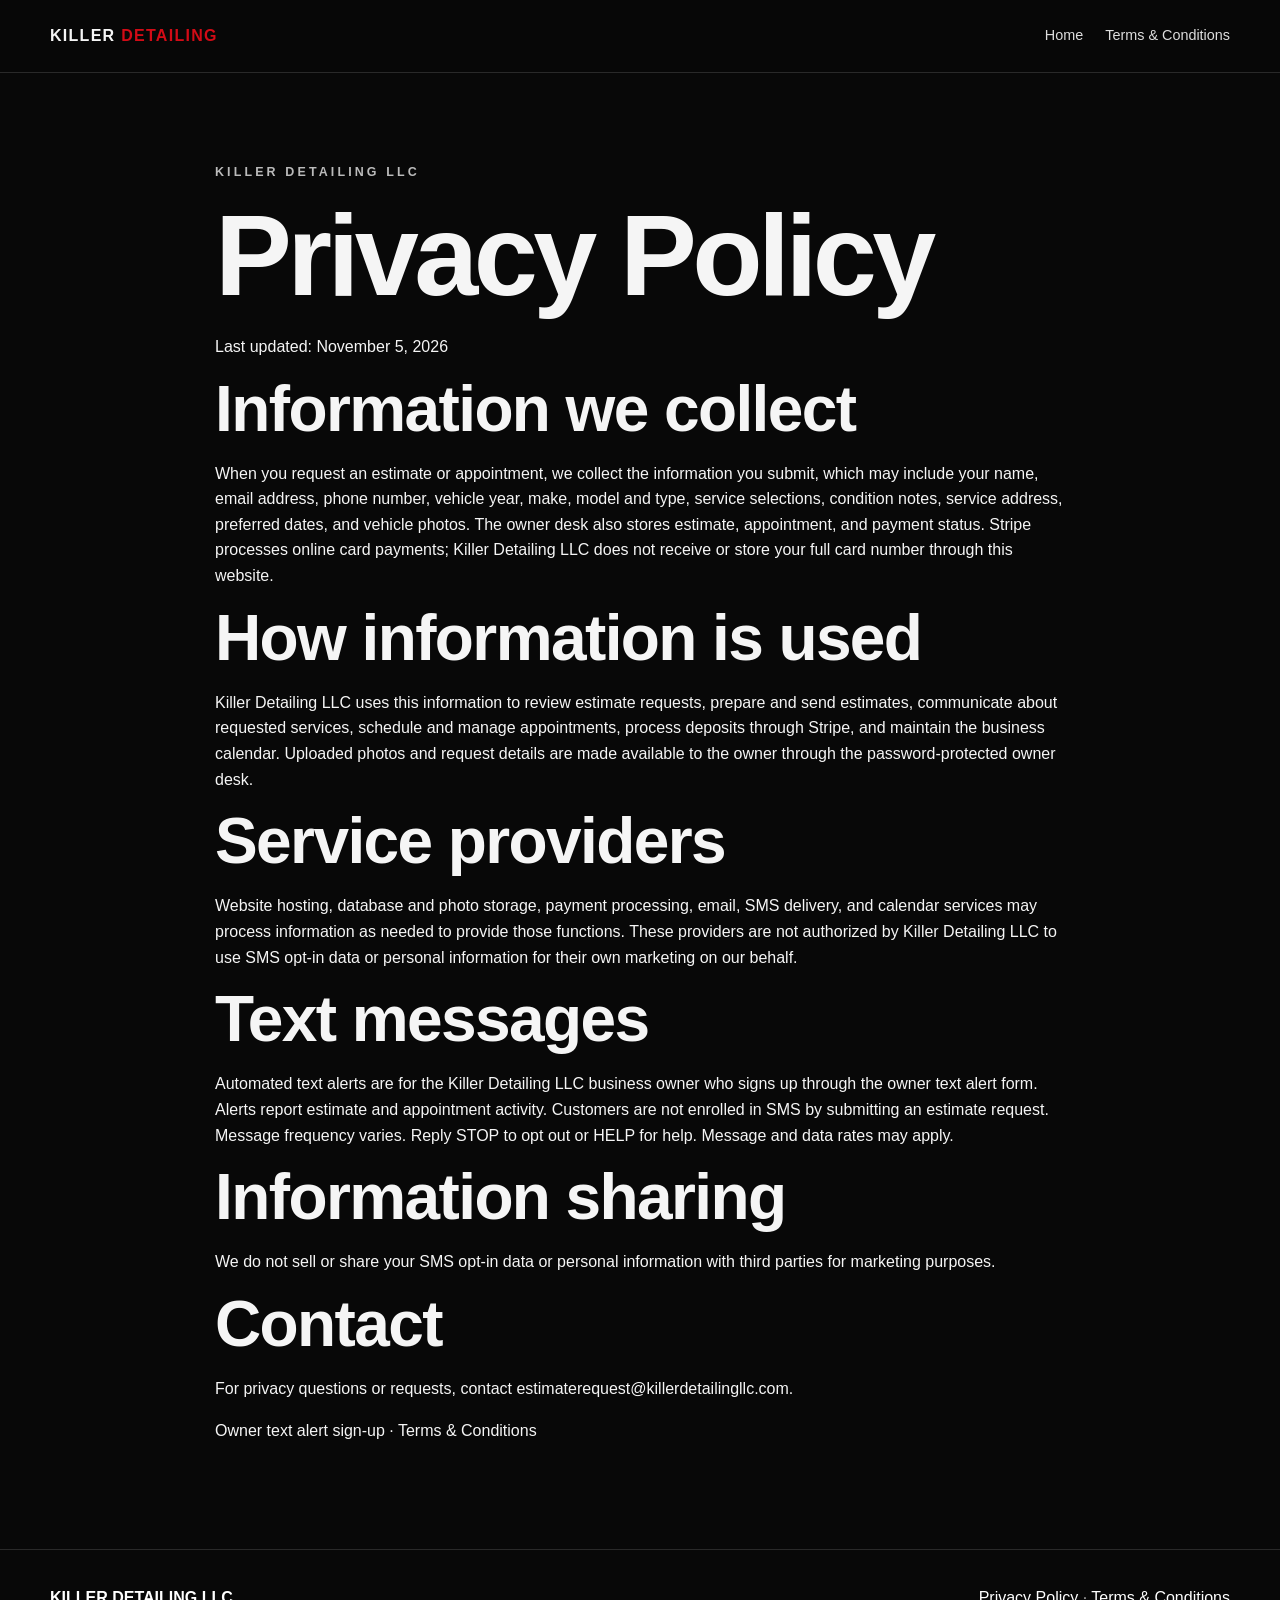
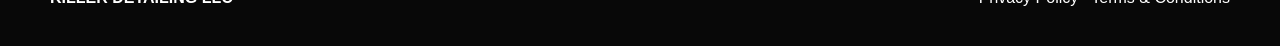
<file: privacy.html>
<!doctype html>
<html lang="en">
<head><meta charset="utf-8"><meta name="viewport" content="width=device-width, initial-scale=1"><meta name="theme-color" content="#080808"><title>Privacy Policy | Killer Detailing LLC</title><link rel="stylesheet" href="style.css"></head>
<body>
  <header class="site-header"><div class="wrap nav"><a class="brand" href="/">KILLER <span>DETAILING</span></a><nav aria-label="Main navigation"><a href="/">Home</a><a href="/terms.html">Terms &amp; Conditions</a></nav></div></header>
  <main class="section"><div class="wrap" style="max-width:850px"><p class="eyebrow">KILLER DETAILING LLC</p><h1>Privacy Policy</h1><p>Last updated: November 5, 2026</p>
    <h2>Information we collect</h2><p>When you request an estimate or appointment, we collect the information you submit, which may include your name, email address, phone number, vehicle year, make, model and type, service selections, condition notes, service address, preferred dates, and vehicle photos. The owner desk also stores estimate, appointment, and payment status. Stripe processes online card payments; Killer Detailing LLC does not receive or store your full card number through this website.</p>
    <h2>How information is used</h2><p>Killer Detailing LLC uses this information to review estimate requests, prepare and send estimates, communicate about requested services, schedule and manage appointments, process deposits through Stripe, and maintain the business calendar. Uploaded photos and request details are made available to the owner through the password-protected owner desk.</p>
    <h2>Service providers</h2><p>Website hosting, database and photo storage, payment processing, email, SMS delivery, and calendar services may process information as needed to provide those functions. These providers are not authorized by Killer Detailing LLC to use SMS opt-in data or personal information for their own marketing on our behalf.</p>
    <h2>Text messages</h2><p>Automated text alerts are for the Killer Detailing LLC business owner who signs up through the owner text alert form. Alerts report estimate and appointment activity. Customers are not enrolled in SMS by submitting an estimate request. Message frequency varies. Reply STOP to opt out or HELP for help. Message and data rates may apply.</p>
    <h2>Information sharing</h2><p>We do not sell or share your SMS opt-in data or personal information with third parties for marketing purposes.</p>
    <h2>Contact</h2><p>For privacy questions or requests, contact <a href="mailto:estimaterequest@killerdetailingllc.com">estimaterequest@killerdetailingllc.com</a>.</p>
    <p><a href="/sms-opt-in.html">Owner text alert sign-up</a> · <a href="/terms.html">Terms &amp; Conditions</a></p>
  </div></main>
  <footer><div class="wrap footer-inner"><strong>KILLER DETAILING LLC</strong><div><a href="/privacy.html">Privacy Policy</a> · <a href="/terms.html">Terms &amp; Conditions</a></div></div></footer>
</body>
</html>
</file>
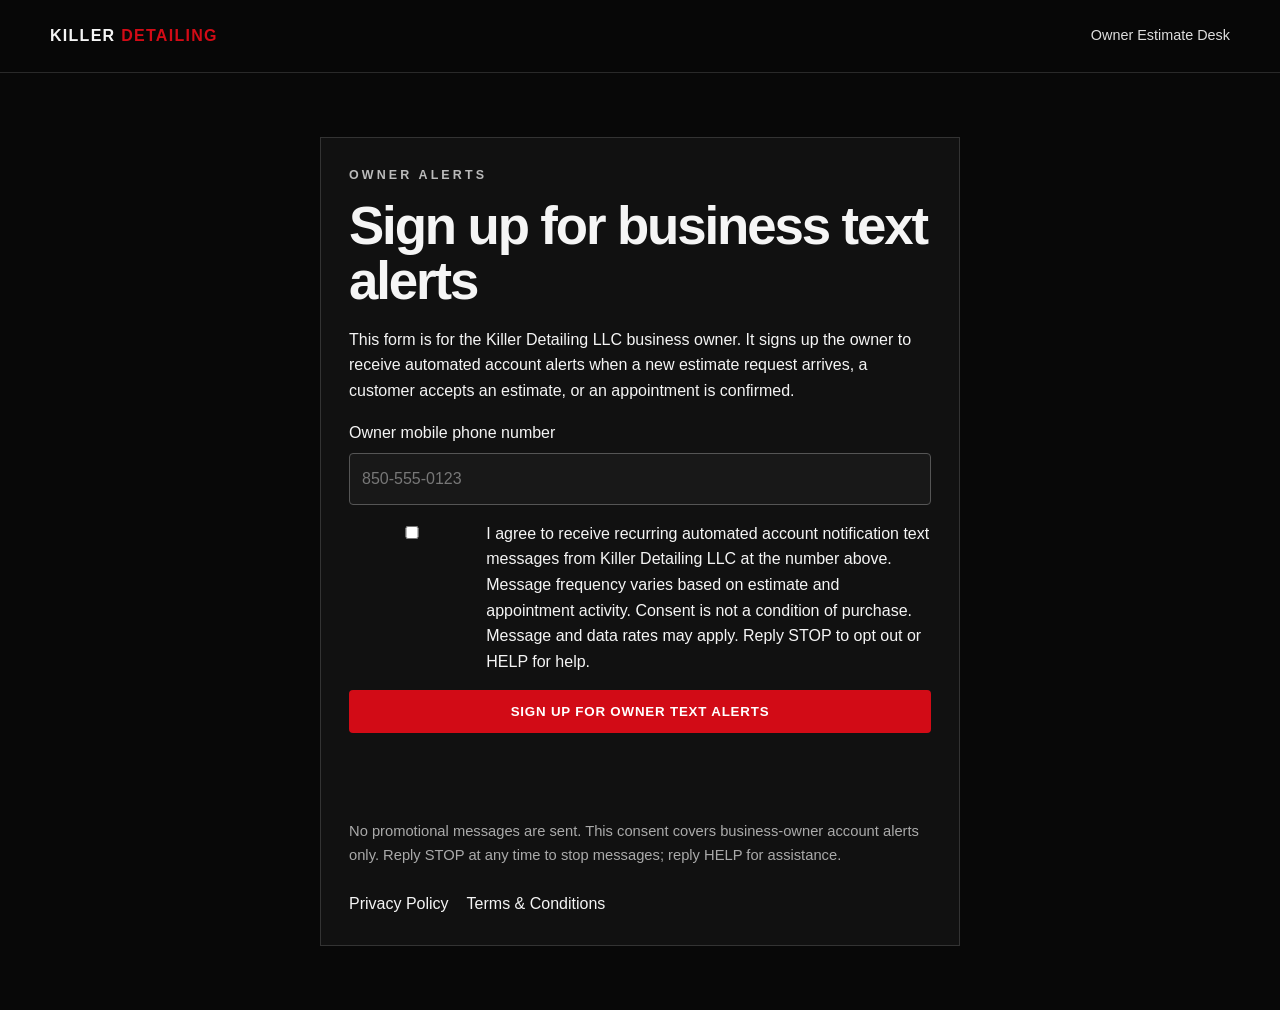
<file: sms-opt-in.html>
<!doctype html>
<html lang="en">
<head>
  <meta charset="utf-8">
  <meta name="viewport" content="width=device-width, initial-scale=1">
  <meta name="theme-color" content="#080808">
  <title>Owner Text Alert Sign-up | Killer Detailing LLC</title>
  <link rel="stylesheet" href="style.css">
  <style>
    .sms-wrap{max-width:680px;margin:0 auto;padding:64px 20px}.sms-panel{background:#111;border:1px solid #333;padding:28px}.sms-panel h1{font-size:clamp(2rem,6vw,3.3rem)}.sms-panel form{display:grid;gap:16px}.sms-panel label{display:grid;gap:8px}.sms-panel input[type=tel]{width:100%;min-height:48px;padding:12px;background:#181818;color:#fff;border:1px solid #555}.sms-consent{display:flex!important;align-items:flex-start;gap:12px!important;line-height:1.6}.sms-consent input{margin-top:5px}.sms-message{min-height:1.5em;color:#f3c5c7}.sms-foot{color:#aaa;font-size:.92rem}.sms-links{display:flex;gap:18px;flex-wrap:wrap;margin-top:24px}
  </style>
</head>
<body>
  <header class="site-header"><div class="wrap nav"><a class="brand" href="/">KILLER <span>DETAILING</span></a><nav aria-label="Owner navigation"><a href="/admin.html">Owner Estimate Desk</a></nav></div></header>
  <main class="sms-wrap">
    <section class="sms-panel">
      <p class="eyebrow">OWNER ALERTS</p>
      <h1>Sign up for business text alerts</h1>
      <p>This form is for the Killer Detailing LLC business owner. It signs up the owner to receive automated account alerts when a new estimate request arrives, a customer accepts an estimate, or an appointment is confirmed.</p>
      <form id="sms-form">
        <label for="sms-phone">Owner mobile phone number
          <input id="sms-phone" name="phone" type="tel" autocomplete="tel" placeholder="850-555-0123" required>
        </label>
        <label class="sms-consent"><input id="sms-consent" name="smsConsent" type="checkbox" required><span>I agree to receive recurring automated account notification text messages from Killer Detailing LLC at the number above. Message frequency varies based on estimate and appointment activity. Consent is not a condition of purchase. Message and data rates may apply. Reply STOP to opt out or HELP for help.</span></label>
        <label class="form-honey" aria-hidden="true" tabindex="-1">Leave this field empty<input name="website" tabindex="-1" autocomplete="off"></label>
        <button class="button button-red" type="submit">SIGN UP FOR OWNER TEXT ALERTS</button>
        <p id="sms-message" class="sms-message" role="status" aria-live="polite"></p>
      </form>
      <p class="sms-foot">No promotional messages are sent. This consent covers business-owner account alerts only. Reply STOP at any time to stop messages; reply HELP for assistance.</p>
      <div class="sms-links"><a href="/privacy.html">Privacy Policy</a><a href="/terms.html">Terms &amp; Conditions</a></div>
    </section>
  </main>
  <script>
    document.getElementById("sms-form").addEventListener("submit", async (event) => {
      event.preventDefault();
      const form = event.currentTarget;
      const message = document.getElementById("sms-message");
      const button = form.querySelector("button[type=submit]");
      message.textContent = "Saving your consent…";
      button.disabled = true;
      try {
        const response = await fetch("/api/sms/opt-in", {
          method: "POST",
          headers: { "content-type": "application/json" },
          body: JSON.stringify({ phone: form.phone.value, smsConsent: form.smsConsent.checked, website: form.website.value }),
        });
        const result = await response.json();
        if (!response.ok) throw new Error(result.error || "We could not save your consent.");
        message.textContent = result.message || "Your text alert consent was recorded.";
        form.reset();
      } catch (error) {
        message.textContent = error.message || "We could not save your consent. Please try again.";
      } finally {
        button.disabled = false;
      }
    });
  </script>
</body>
</html>
</file>
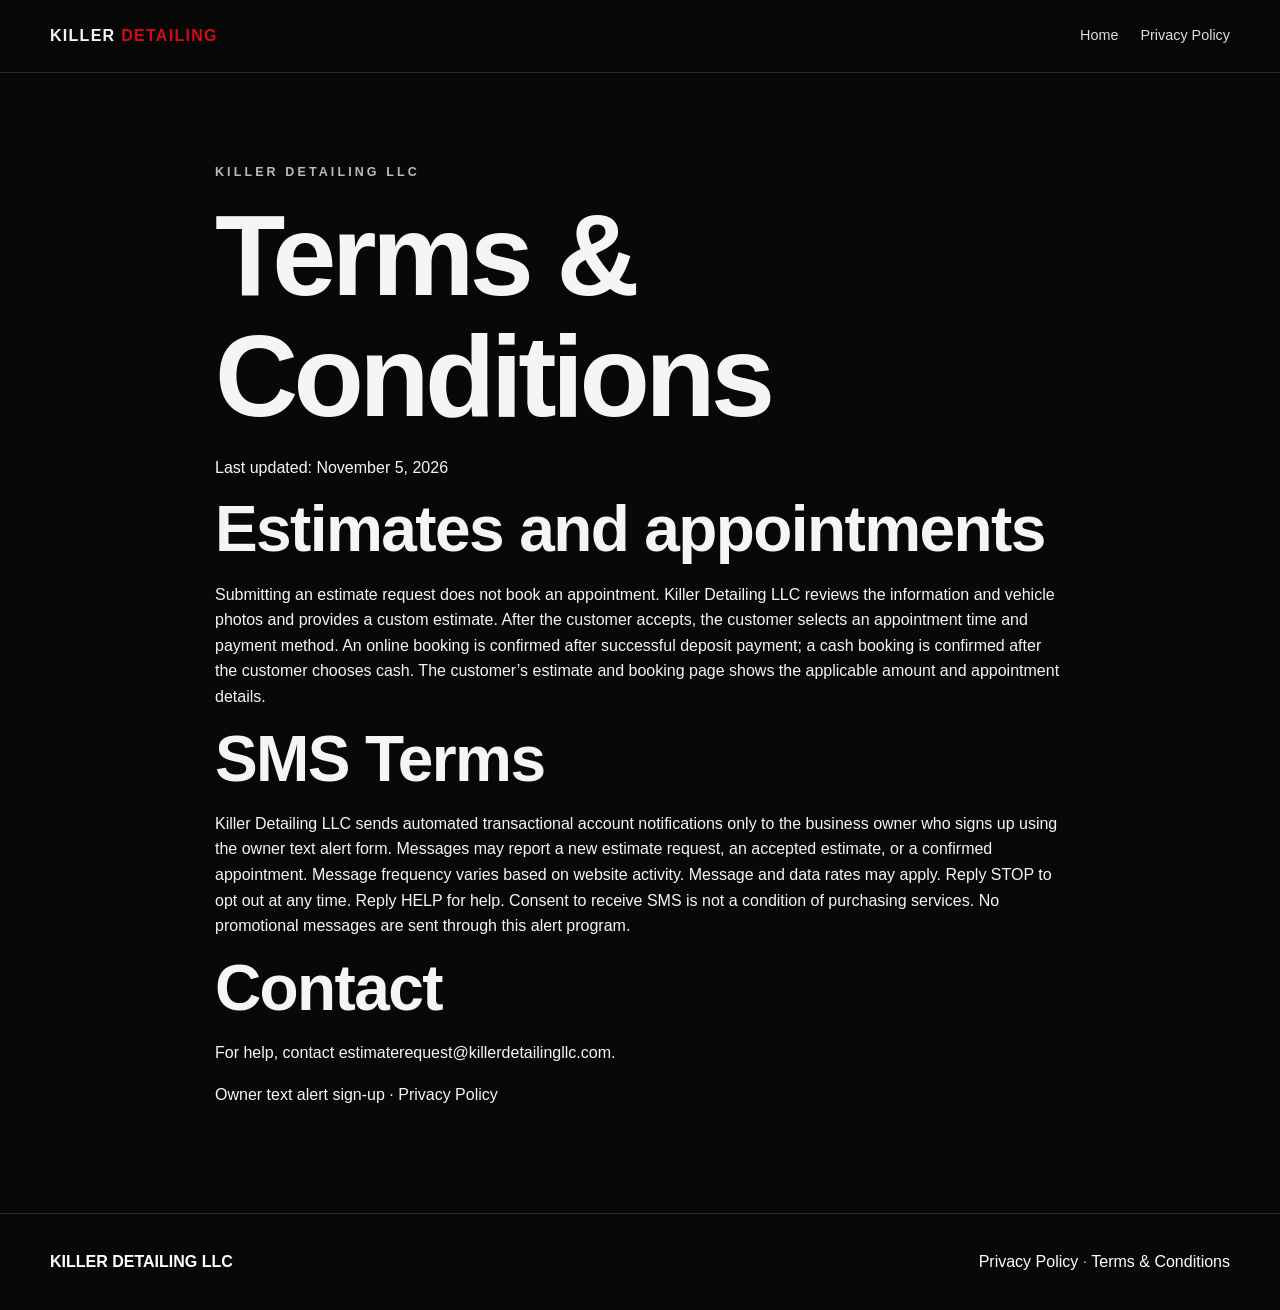
<file: terms.html>
<!doctype html>
<html lang="en">
<head><meta charset="utf-8"><meta name="viewport" content="width=device-width, initial-scale=1"><meta name="theme-color" content="#080808"><title>Terms &amp; Conditions | Killer Detailing LLC</title><link rel="stylesheet" href="style.css"></head>
<body>
  <header class="site-header"><div class="wrap nav"><a class="brand" href="/">KILLER <span>DETAILING</span></a><nav aria-label="Main navigation"><a href="/">Home</a><a href="/privacy.html">Privacy Policy</a></nav></div></header>
  <main class="section"><div class="wrap" style="max-width:850px"><p class="eyebrow">KILLER DETAILING LLC</p><h1>Terms &amp; Conditions</h1><p>Last updated: November 5, 2026</p>
    <h2>Estimates and appointments</h2><p>Submitting an estimate request does not book an appointment. Killer Detailing LLC reviews the information and vehicle photos and provides a custom estimate. After the customer accepts, the customer selects an appointment time and payment method. An online booking is confirmed after successful deposit payment; a cash booking is confirmed after the customer chooses cash. The customer’s estimate and booking page shows the applicable amount and appointment details.</p>
    <h2>SMS Terms</h2><p>Killer Detailing LLC sends automated transactional account notifications only to the business owner who signs up using the owner text alert form. Messages may report a new estimate request, an accepted estimate, or a confirmed appointment. Message frequency varies based on website activity. Message and data rates may apply. Reply STOP to opt out at any time. Reply HELP for help. Consent to receive SMS is not a condition of purchasing services. No promotional messages are sent through this alert program.</p>
    <h2>Contact</h2><p>For help, contact <a href="mailto:estimaterequest@killerdetailingllc.com">estimaterequest@killerdetailingllc.com</a>.</p>
    <p><a href="/sms-opt-in.html">Owner text alert sign-up</a> · <a href="/privacy.html">Privacy Policy</a></p>
  </div></main>
  <footer><div class="wrap footer-inner"><strong>KILLER DETAILING LLC</strong><div><a href="/privacy.html">Privacy Policy</a> · <a href="/terms.html">Terms &amp; Conditions</a></div></div></footer>
</body>
</html>
</file>
<file: style.css>
:root{--bg:#080808;--panel:#111;--text:#f5f5f5;--muted:#aaa;--red:#d20b16;--line:#292929;--max:1180px}
*{box-sizing:border-box}html{scroll-behavior:smooth}body{margin:0;background:var(--bg);color:var(--text);font-family:Arial,Helvetica,sans-serif;line-height:1.6}a{color:inherit;text-decoration:none}.wrap{width:min(calc(100% - 40px),var(--max));margin:auto}.site-header{position:sticky;top:0;z-index:20;background:rgba(8,8,8,.96);border-bottom:1px solid var(--line);backdrop-filter:blur(10px)}.nav{min-height:72px;display:flex;align-items:center;justify-content:space-between;gap:20px}.brand{font-weight:900;letter-spacing:.08em;font-size:1rem}.brand span{color:var(--red)}nav{display:flex;align-items:center;gap:22px;font-size:.9rem}nav a{color:#ddd}.nav-cta{border:1px solid var(--red);padding:9px 14px;border-radius:4px;color:#fff}
.hero{min-height:78vh;display:flex;align-items:center;position:relative;overflow:hidden;background:radial-gradient(circle at 75% 35%,rgba(210,11,22,.22),transparent 28%),linear-gradient(120deg,#050505,#171717 55%,#050505)}.hero-overlay{position:absolute;inset:0;background:repeating-linear-gradient(120deg,transparent 0 50px,rgba(255,255,255,.025) 50px 51px)}.hero-content{position:relative;padding:90px 0}.eyebrow{font-size:.78rem;letter-spacing:.25em;font-weight:800;color:#bbb;margin:0 0 12px}h1,h2,h3{line-height:1.05;margin:0 0 18px;font-weight:900}h1{font-size:clamp(3.2rem,9vw,7.5rem);letter-spacing:-.04em}h1 span{color:var(--red)}h2{font-size:clamp(2rem,5vw,4rem);letter-spacing:-.025em}h3{font-size:1.35rem}.hero-copy,.section-lead{color:#c3c3c3;max-width:650px;font-size:1.08rem}.hero-copy{max-width:720px}.hero-buttons{display:flex;gap:12px;flex-wrap:wrap;margin-top:28px}.button{display:inline-flex;align-items:center;justify-content:center;gap:16px;border:0;border-radius:4px;padding:14px 20px;font-weight:900;letter-spacing:.06em;cursor:pointer}.button-red{background:var(--red);color:#fff}.button-outline{border:1px solid #777;background:transparent}
.section{padding:90px 0}.section-dark{background:#0e0e0e;border-block:1px solid var(--line)}.cards{display:grid;grid-template-columns:repeat(3,1fr);gap:18px;margin-top:35px}.card{background:var(--panel);border:1px solid var(--line);padding:26px;min-height:235px;display:flex;flex-direction:column}.card-icon{color:var(--red);font-weight:900;font-size:1.8rem;margin-bottom:24px}.card p,.split p{color:var(--muted)}.card a{display:inline-block;margin-top:auto;padding-top:12px;color:#fff;font-weight:800}.steps{display:grid;grid-template-columns:repeat(3,1fr);gap:18px;margin-top:35px}.steps article{border:1px solid var(--line);background:#090909;padding:25px}.steps article>span{color:var(--red);font-size:1.8rem;font-weight:900;display:block;margin-bottom:22px}.steps p{color:var(--muted);margin-bottom:0}.status-flow{display:flex;flex-wrap:wrap;justify-content:center;align-items:center;gap:12px;margin-top:32px;padding:18px;border:1px solid #333;background:#090909}.status-flow span{font-size:.85rem;font-weight:800}.status-flow i{font-style:normal;color:var(--red)}
.booking{background:linear-gradient(180deg,#0a0a0a,#111)}.booking-wrap{display:grid;grid-template-columns:.75fr 1.25fr;gap:55px;align-items:start}.estimate-intro{position:sticky;top:105px}.estimate-note{margin-top:35px;padding:20px;border-left:3px solid var(--red);background:#111}.estimate-note strong{font-size:.95rem}.estimate-note p{color:var(--muted);font-size:.9rem;margin-bottom:0}.booking-form{display:block}.form-section{border:0;border-top:1px solid #333;padding:25px 0 30px;margin:0;display:grid;grid-template-columns:1fr 1fr;gap:16px}.form-section legend{padding:0 12px 0 0;font-size:1.2rem;font-weight:900;text-transform:uppercase}.form-section legend span{color:var(--red);margin-right:7px}.field{display:grid;gap:7px;min-width:0}.field.full{grid-column:1/-1}.field label,.field-title{color:#ddd;font-weight:700;font-size:.88rem}.field label b,.field-title b{color:var(--red)}input,select,textarea{width:100%;border:1px solid #393939;background:#070707;color:#fff;border-radius:4px;padding:12px;font:inherit}input:focus,select:focus,textarea:focus{outline:2px solid var(--red);outline-offset:1px}input::placeholder,textarea::placeholder{color:#777}textarea{resize:vertical;line-height:1.55}.service-options{display:grid;grid-template-columns:repeat(2,1fr);gap:9px}.service-options label{position:relative;display:block}.service-options input{position:absolute;opacity:0;width:1px;height:1px}.service-options label span{display:flex;align-items:center;min-height:47px;padding:10px 12px;border:1px solid #393939;background:#101010;cursor:pointer}.service-options input:checked+span{border-color:var(--red);background:#251012}.service-options input:focus-visible+span{outline:2px solid var(--red)}.field-hint{display:block;color:#999;font-size:.76rem;line-height:1.55}.photo-intro{margin:0 0 7px}.photo-fields{display:grid;grid-template-columns:repeat(3,1fr);gap:9px}.photo-field{min-width:0;display:grid;gap:8px;padding:12px;border:1px dashed #444;background:#0a0a0a}.photo-field span{font-size:.82rem;font-weight:700;color:#eee}.photo-field input{border:0;background:transparent;padding:0;font-size:.75rem}.photo-field small{font-size:.68rem;color:#999}.form-submit{padding-top:18px}.form-submit .full{width:100%}.form-submit>p{font-size:.78rem;color:#999}.form-submit .form-message{padding:12px;border-left:3px solid #8e1b20;background:#1a0c0d;color:#f2c5c7;line-height:1.55}.form-message:empty{display:none}.footer-inner{display:flex;justify-content:space-between;gap:20px}footer{border-top:1px solid var(--line);padding:35px 0;color:#aaa}footer strong{color:#fff}footer a{color:#fff}
@media(max-width:850px){.cards{grid-template-columns:repeat(2,1fr)}.booking-wrap{grid-template-columns:1fr;gap:35px}.estimate-intro{position:static}.steps{gap:12px}.photo-fields{grid-template-columns:repeat(2,1fr)}}
@media(max-width:600px){.wrap{width:min(calc(100% - 32px),var(--max))}.nav{min-height:66px}nav{gap:10px;font-size:.77rem}nav a:not(.nav-cta){display:none}.nav-cta{padding:8px 10px}.hero{min-height:70vh}.hero-content{padding:75px 0}h1{font-size:clamp(3rem,14vw,5rem)}.hero-copy,.section-lead{font-size:1rem}.section{padding:65px 0}.cards,.steps{grid-template-columns:1fr}.card{min-height:0}.card-icon{margin-bottom:15px}.status-flow{gap:8px}.status-flow span{font-size:.73rem}.form-section{grid-template-columns:1fr;gap:14px;padding:22px 0 25px}.field.full{grid-column:auto}.service-options{grid-template-columns:1fr 1fr}.photo-fields{grid-template-columns:1fr 1fr}.footer-inner{display:block}.footer-inner>div+div{margin-top:18px}}
.form-honey{position:absolute!important;left:-10000px!important;width:1px;height:1px;overflow:hidden}
</file>
